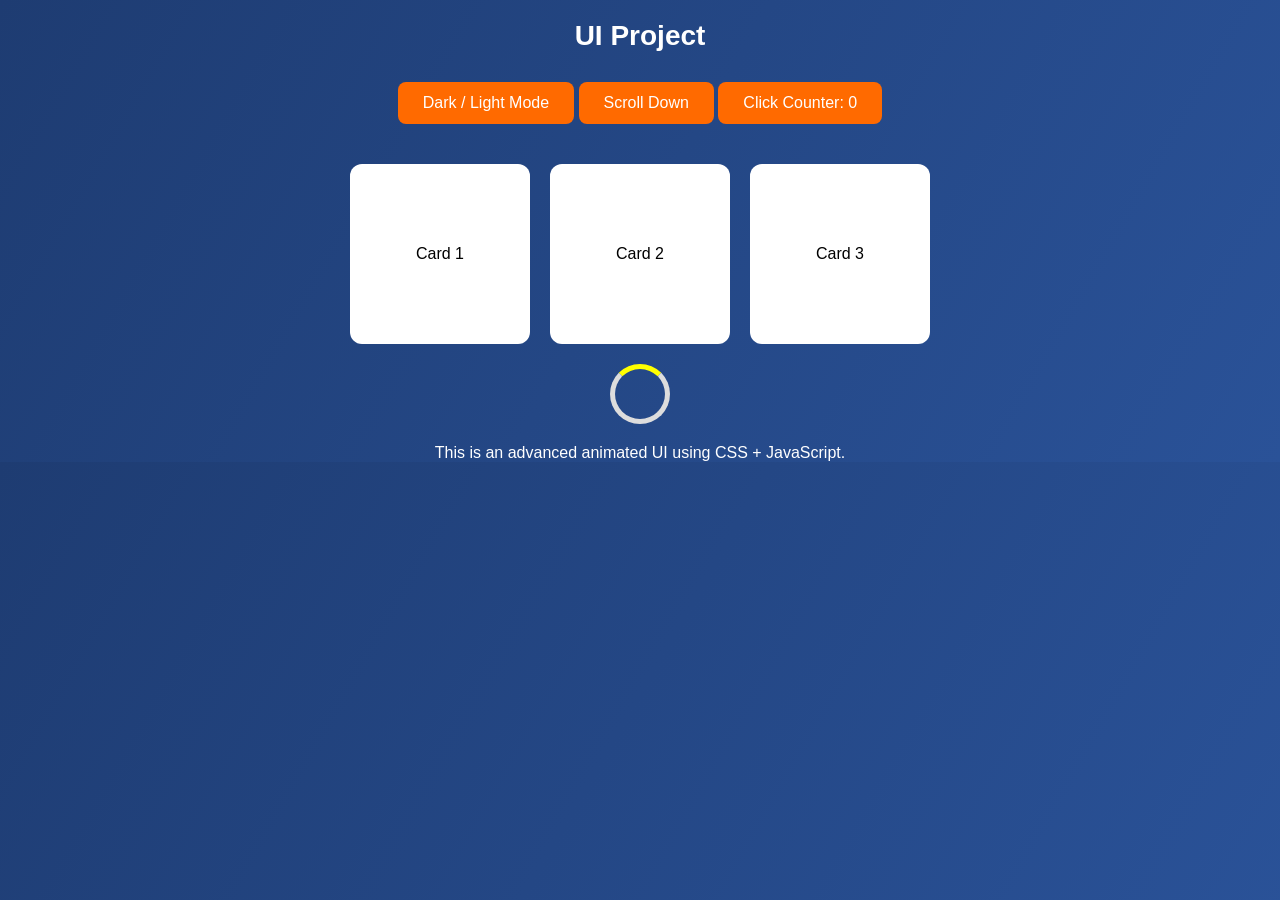
<file: Day_6/index.html>
<!DOCTYPE html>
<html lang="en">
<head>
<meta charset="UTF-8">
<title><Data>DOCUMENT</Data></title>
<link rel="stylesheet" href="style.css">
</head>
<body>
<header>UI Project</header>
<!-- BUTTON 1  START-->
<div class="topbar">
  <button class="btn" onclick="toggleMode()">Dark / Light Mode</button>
  <button class="btn" onclick="scrollDown()">Scroll Down</button>
  <button class="btn" onclick="increaseCounter()">Click Counter: <span id="count">0</span></button>
</div>
<!-- BUTTON 1 END-->
<!-- BUTTON  2 START-->
<div class="container">
  <div class="card" onclick="openPopup('Card 1 Clicked')">Card 1</div>
  <div class="card" onclick="openPopup('Card 2 Clicked')">Card 2</div>
  <div class="card" onclick="openPopup('Card 3 Clicked')">Card 3</div>
</div>
<!-- BUTTON 2 END-->
<div class="loader"></div>
<!-- BUTTON START-->
<div class="fade-text">
  This is an advanced animated UI using CSS + JavaScript.
</div>
</div>
<!-- BUTTON END-->


<div class="popup" id="popup"></div>
</body>
<script src="script.js"></script>
</html>
</file>
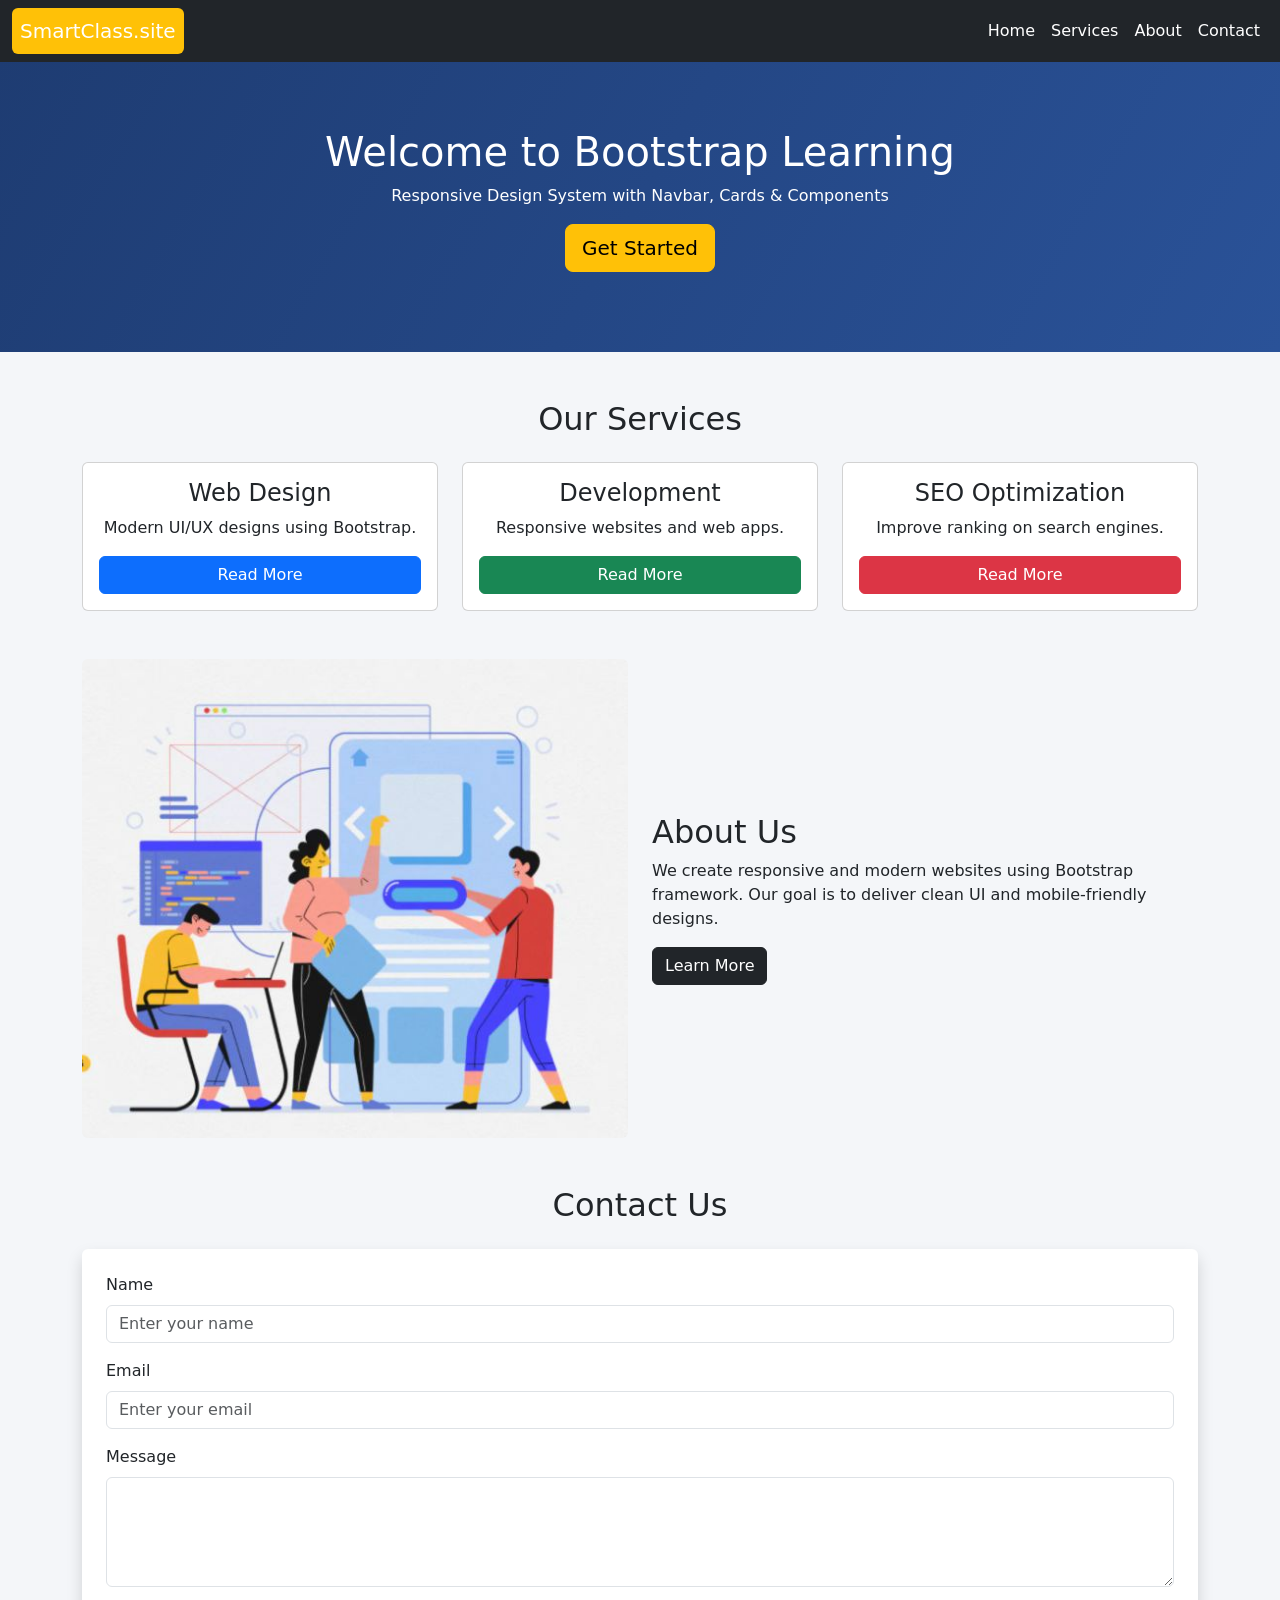
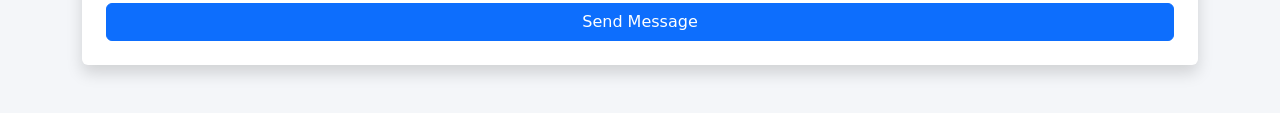
<file: Day_7/index.html>
<!DOCTYPE html>
<html lang="en">
<head>
<meta charset="UTF-8">
<meta name="viewport" content="width=device-width, initial-scale=1.0">
<title>Bootstrap UI Assignment</title>

<!-- BOOTSTRAP CDN -->
<link href="https://cdn.jsdelivr.net/npm/bootstrap@5.3.3/dist/css/bootstrap.min.css" rel="stylesheet">
<link rel="stylesheet" href="style.css">

</head>

<body>

<!-- ================= NAVBAR ================= -->
<nav class="navbar navbar-expand-lg navbar-dark bg-dark fixed-top">
  <div class="container-fluid">
    <a class="navbar-brand bg-warning rounded p-2" href="#">SmartClass.site</a>

    <button class="navbar-toggler" type="button" data-bs-toggle="collapse" data-bs-target="#navMenu">
      <span class="navbar-toggler-icon"></span>
    </button>

    <div class="collapse navbar-collapse" id="navMenu">
      <ul class="navbar-nav ms-auto">
        <li class="nav-item"><a class="nav-link active" href="#">Home</a></li>
        <li class="nav-item"><a class="nav-link active" href="#services">Services</a></li>
        <li class="nav-item"><a class="nav-link active " href="#about">About</a></li>
        <li class="nav-item"><a class="nav-link active " href="#contact">Contact</a></li>
      </ul>
    </div>
  </div>
</nav>

<!-- ================= HERO SECTION ================= -->
<section class="hero mt-5">
  <h1>Welcome to Bootstrap Learning</h1>
  <p>Responsive Design System with Navbar, Cards & Components</p>
  <button class="btn btn-warning btn-lg">Get Started</button>
</section>

<!-- ================= SERVICES SECTION ================= -->
<section id="services" class="container my-5">
  <h2 class="text-center mb-4">Our Services</h2>

  <div class="row g-4">

    <div class="col-md-4 col-sm-6">
      <div class="card p-3 text-center">
        <h4>Web Design</h4>
        <p>Modern UI/UX designs using Bootstrap.</p>
        <button class="btn btn-primary">Read More</button>
      </div>
    </div>

    <div class="col-md-4 col-sm-6">
      <div class="card p-3 text-center">
        <h4>Development</h4>
        <p>Responsive websites and web apps.</p>
        <button class="btn btn-success">Read More</button>
      </div>
    </div>

    <div class="col-md-4 col-sm-6">
      <div class="card p-3 text-center">
        <h4>SEO Optimization</h4>
        <p>Improve ranking on search engines.</p>
        <button class="btn btn-danger">Read More</button>
      </div>
    </div>

  </div>
</section>

<!-- ================= ABOUT SECTION ================= -->
<section id="about" class="container my-5">
  <div class="row align-items-center">

    <div class="col-md-6">
      <img src="main_group_pictutre.jpg" class="img-fluid rounded">
    </div>

    <div class="col-md-6">
      <h2>About Us</h2>
      <p>
        We create responsive and modern websites using Bootstrap framework.
        Our goal is to deliver clean UI and mobile-friendly designs.
      </p>
      <button class="btn btn-dark">Learn More</button>
    </div>

  </div>
</section>

<!-- ================= CONTACT SECTION ================= -->
<section id="contact" class="container my-5">
  <h2 class="text-center mb-4">Contact Us</h2>

  <form class="p-4 bg-white shadow rounded">

    <div class="mb-3">
      <label class="form-label">Name</label>
      <input type="text" class="form-control" placeholder="Enter your name">
    </div>

    <div class="mb-3">
      <label class="form-label">Email</label>
      <input type="email" class="form-control" placeholder="Enter your email">
    </div>

    <div class="mb-3">
      <label class="form-label">Message</label>
      <textarea class="form-control" rows="4"></textarea>
    </div>

    <button class="btn btn-primary w-100">Send Message</button>

  </form>
</section>


<!-- BOOTSTRAP JS -->
<script src="https://cdn.jsdelivr.net/npm/bootstrap@5.3.3/dist/js/bootstrap.bundle.min.js"></script>

</body>
</html>
</file>
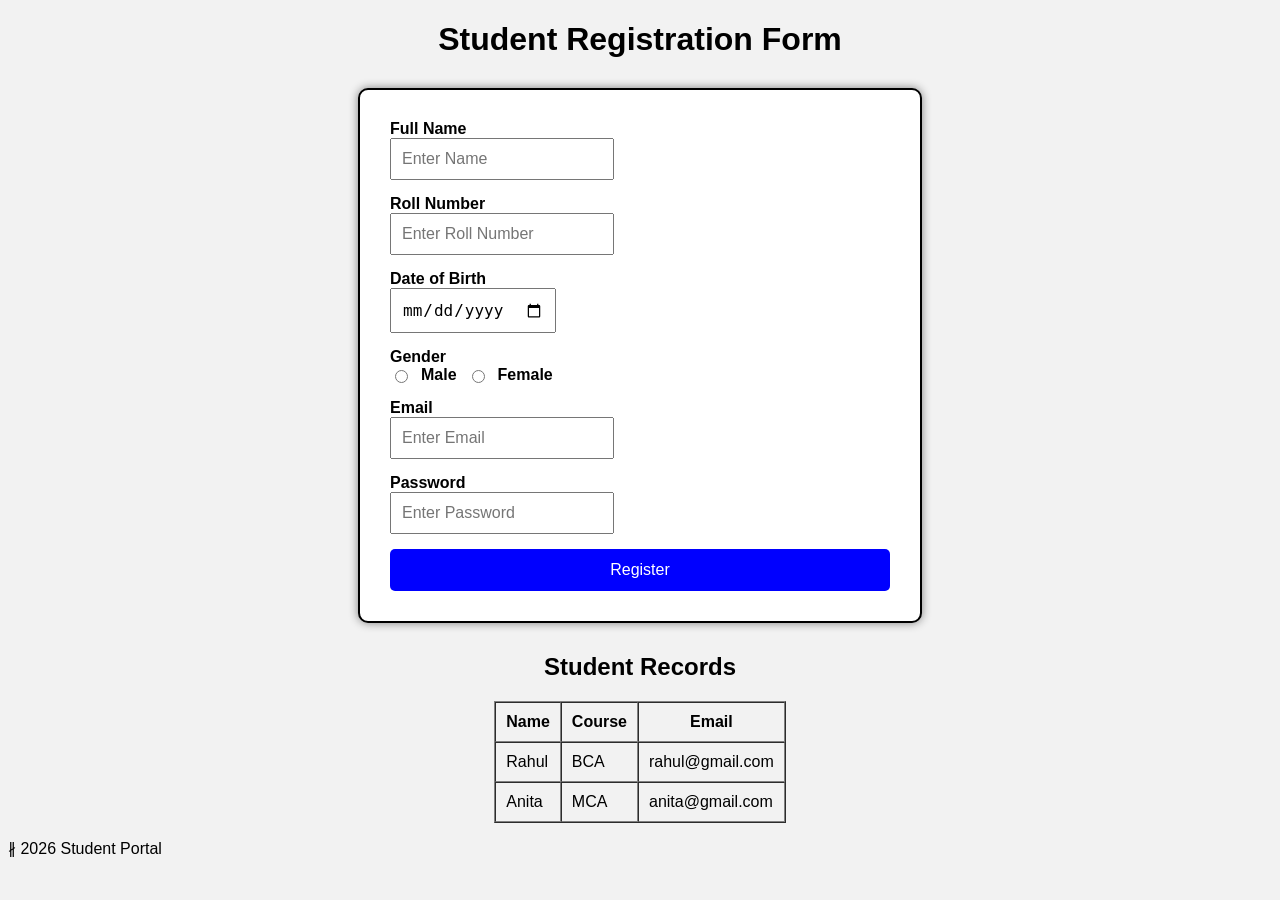
<file: Assignment_ASD/Day-2.html>
<!-- Day-2 : HTML Forms, Tables, Semantic Tags, Build Student Registration Forms -->
       <!dOCTYPE html>
     <html lang="en">
     <head>
    <meta charset="UTF-8">
    <meta name="viewport" content="width=device-width, initial-scale=1.0">
    <title>Student Registration Form</title>
</head>
<body>
    <header>
        <h1>Student Registration Form</h1>
    </header>
    <section>
        <form action="#" method="get">
            <div>
                <label for="fullname">Full Name</label><br>
                <input type="text" required  id="fullname" name="fullname" placeholder="Enter Name" required>
            </div>
            <div>
                <label for="rollno">Roll Number</label><br>
                <input type="text" required id="rollno" name="rollno" placeholder="Enter Roll Number" required>
            </div>
            <div>
                <label for="dob">Date of Birth</label><br>
                <input type="date"required id="dob" name="dob" required>
            </div>
            <div>
                <label>Gender</label>
                <div class="gender">
                    <input type="radio" required id="male" name="gender">
                    <label for="male">Male</label>
                    <input type="radio" id="female" name="gender">
                    <label for="female">Female</label>
                </div>
            </div>
            <div>
                <label for="email">Email</label><br>
                <input type="email" id="email" name="email" placeholder="Enter Email" required>
            </div>
            <div>
                <label for="password">Password</label><br>
                <input type="password" id="password" name="password" placeholder="Enter Password" required>
            </div>
            <button type="submit" onclick="check()">Register</button>
        </form>
    </section>
    <script>
        function check(){
        alert("Registration Done Successfully ");
        }
    </script>
   <h2>Student Records</h2>
<table border="1" cellpadding="10" cellspacing="0" align="center">
    <tr>
        <th>Name</th>
        <th>Course</th>
        <th>Email</th>
    </tr>
    <tr>
        <td>Rahul</td>
        <td>BCA</td>
        <td>rahul@gmail.com</td>
    </tr>
    <tr>
        <td>Anita</td>
        <td>MCA</td>
        <td>anita@gmail.com</td>
    </tr>
</table>
<footer>
    <p>&nparallel; 2026 Student Portal</p>
</footer>

</body>
<style>

        body{
            font-family: Arial, sans-serif;
            background-color: #f2f2f2;
        }
        header{
            text-align: center;
            margin-top: 20px;
        }
        section{
            width: 500px;
            margin: 30px auto;
            background-color: white;
            padding: 30px;
            border: 2px solid black;
            border-radius: 10px;
            box-shadow: 0px 0px 10px gray;
        }

        form{
            display: flex;
            flex-direction: column;
            gap: 15px;
        }

        label{
            font-weight: bold;
        }

        input{
            padding: 10px;
            font-size: 16px;
        }

        .gender{
            display: flex;
            align-items: center;
            gap: 10px;
        }

        button{
            background-color: blue;
            color: white;
            border: none;
            padding: 12px;
            font-size: 16px;
            border-radius: 5px;
            cursor: pointer;
        }

        button:hover{
            background-color: darkblue;
        }
        h2{
            text-align: center;
        }
       
    </style>
</html>
</file>
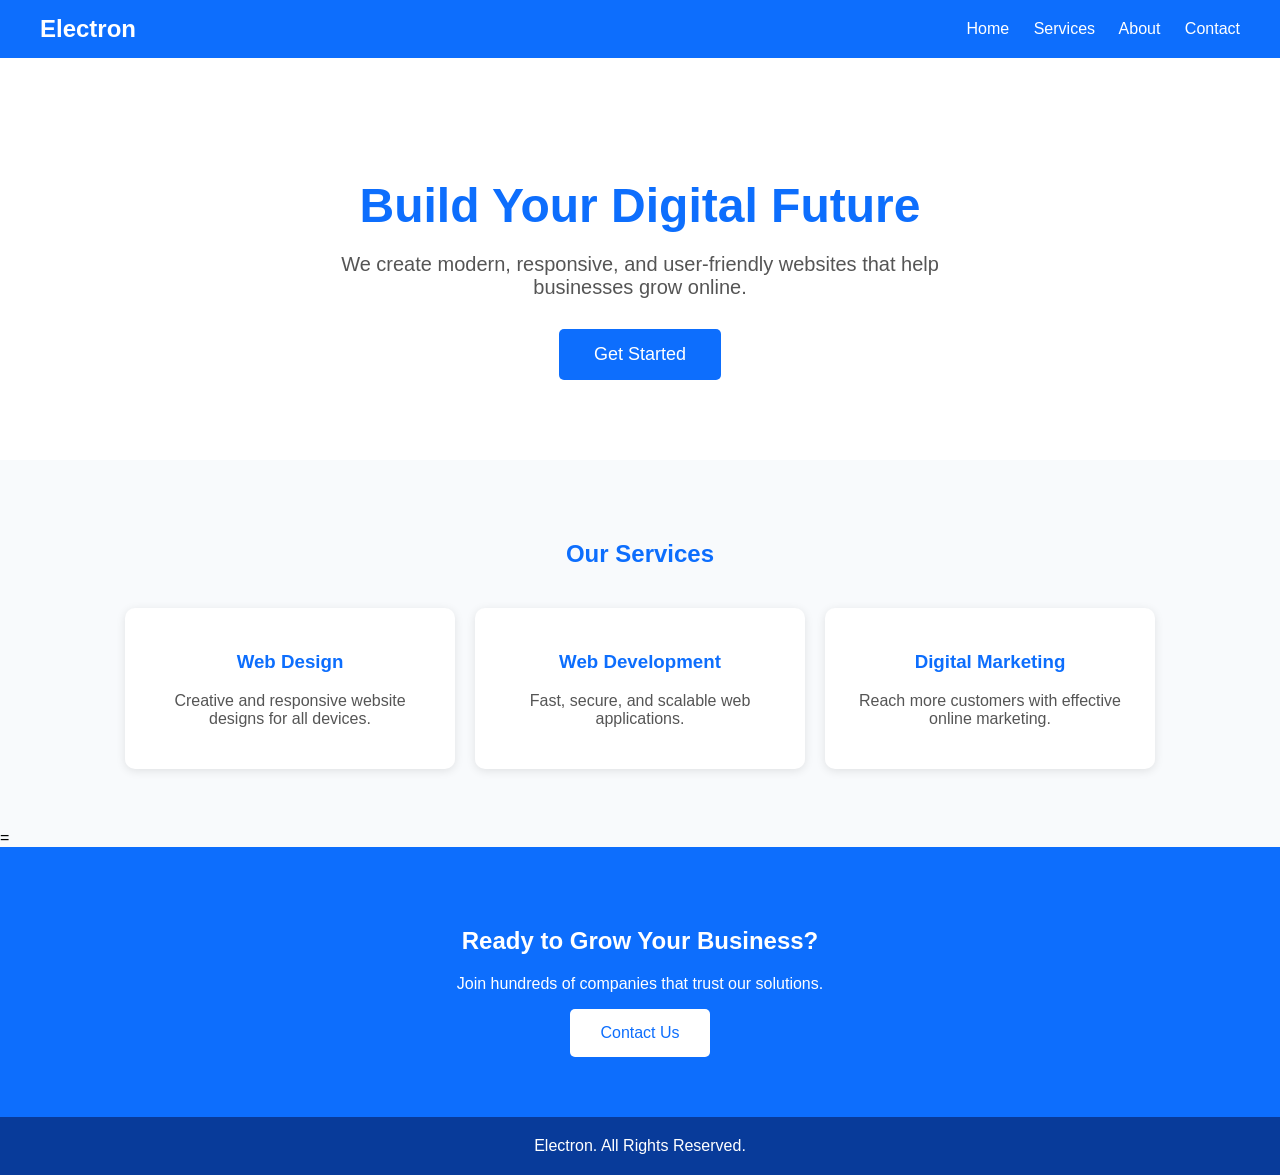
<file: Assignment_ASD/Day-4.html>
<!DOCTYPE html>
<html lang="en">
<head>
    <meta charset="UTF-8">
    <meta name="viewport" content="width=device-width, initial-scale=1.0">
    <title>Landing Page</title>
</head>
<body style="margin:0; font-family:Arial, sans-serif; background-color:#f8fafc;">
    <!-- Nav bar start -->
    <nav style="background-color:#0d6efd;color:white;padding:15px 40px; display:flex;justify-content:space-between; align-items:center;">
        <h2 style="margin:0;">Electron</h2>
        <div>
            <a href="#" style="color:white; text-decoration:none; margin-right:20px;">Home</a>
            <a href="#" style="color:white; text-decoration:none; margin-right:20px;">Services</a>
            <a href="#" style="color:white; text-decoration:none; margin-right:20px;">About</a>
            <a href="#" style="color:white; text-decoration:none;">Contact</a>
        </div>
    </nav>
    <!-- Nav bar end -->
     <!-- section start -->
    <section style="text-align:center;padding:80px 20px;background-color:white;">

        <h1 style="
            font-size:48px;
            color:#0d6efd;
            margin-bottom:20px;">
            Build Your Digital Future
        </h1>

        <p style="
            font-size:20px;
            color:#555;
            max-width:700px;
            margin:auto;">
            We create modern, responsive, and user-friendly websites
            that help businesses grow online.
        </p>

        <button style="
            margin-top:30px;
            background-color:#0d6efd;
            color:white;
            border:none;
            padding:15px 35px;
            font-size:18px;
            border-radius:5px;
            cursor:pointer;">
            Get Started
        </button>
    </section>
   <!-- section end -->
    <!-- Services Section  Start -->
    <section style="padding:60px 20px;text-align:center;">
        <h2 style="color:#0d6efd; margin-bottom:40px;"> Our Services</h2>
        <div style=" display:flex; justify-content:center; gap:20px; flex-wrap:wrap;">
            <!-- Card 1 start -->
            <div style="background:white; width:280px; padding:25px; border-radius:10px; box-shadow:0px 2px 10px rgba(0,0,0,0.1);">
                <h3 style="color:#0d6efd;">Web Design</h3>
                <p style="color:#555;">
                    Creative and responsive website designs for all devices.
                </p>
            </div>
            <!-- Card 2 start -->
            <div style="background:white; width:280px;  padding:25px;  border-radius:10px;  box-shadow:0px 2px 10px rgba(0,0,0,0.1);">
                <h3 style="color:#0d6efd;">Web Development</h3>
                <p style="color:#555;">
                    Fast, secure, and scalable web applications.
                </p>
            </div>
            <!-- Card 3 start  -->
            <div style="  background:white;  width:280px;  padding:25px;  border-radius:10px;  box-shadow:0px 2px 10px rgba(0,0,0,0.1);">
                <h3 style="color:#0d6efd;">Digital Marketing</h3>
                <p style="color:#555;">
                    Reach more customers with effective online marketing.
                </p>
            </div>
        </div>
    </section>=
    <!-- Call To Action -->
    <section style="
        background-color:#0d6efd;color:white; text-align:center;  padding:60px 20px;">
        <h2>Ready to Grow Your Business?</h2>
        <p>
            Join hundreds of companies that trust our solutions.
        </p>
        <button style="
            background:white;
            color:#0d6efd;
            border:none;
            padding:15px 30px;
            font-size:16px;
            border-radius:5px;
            cursor:pointer;">
            Contact Us
        </button>
    </section>
    <!-- Footer -->
    <footer style="
        background-color:#083b9a;
        color:white;
        text-align:center;
        padding:20px;">
        
        <p style="margin:0;">
            Electron. All Rights Reserved.
        </p>
    </footer>
</body>
</html>
</file>
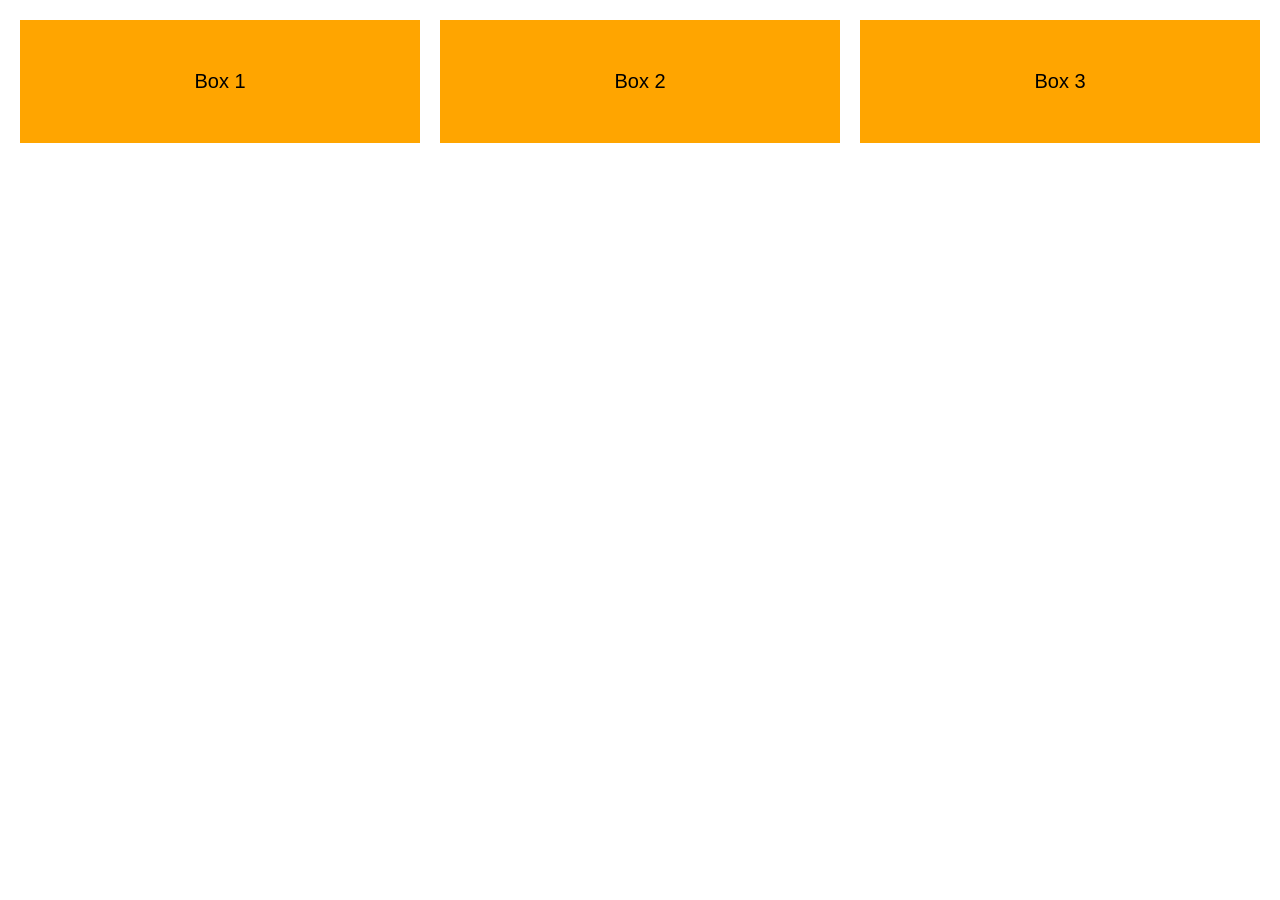
<file: Assignment_ASD/Day-5.html>
<!DOCTYPE html>
<html lang="en">
<head>
    <title>Responsive Layout</title>
    <link rel="stylesheet" href="css/style5.css">
</head>
<body>

<div class="container">

    <div class="box">Box 1</div>
    <div class="box">Box 2</div>
    <div class="box">Box 3</div>

</div>

</body>
</html>
</file>
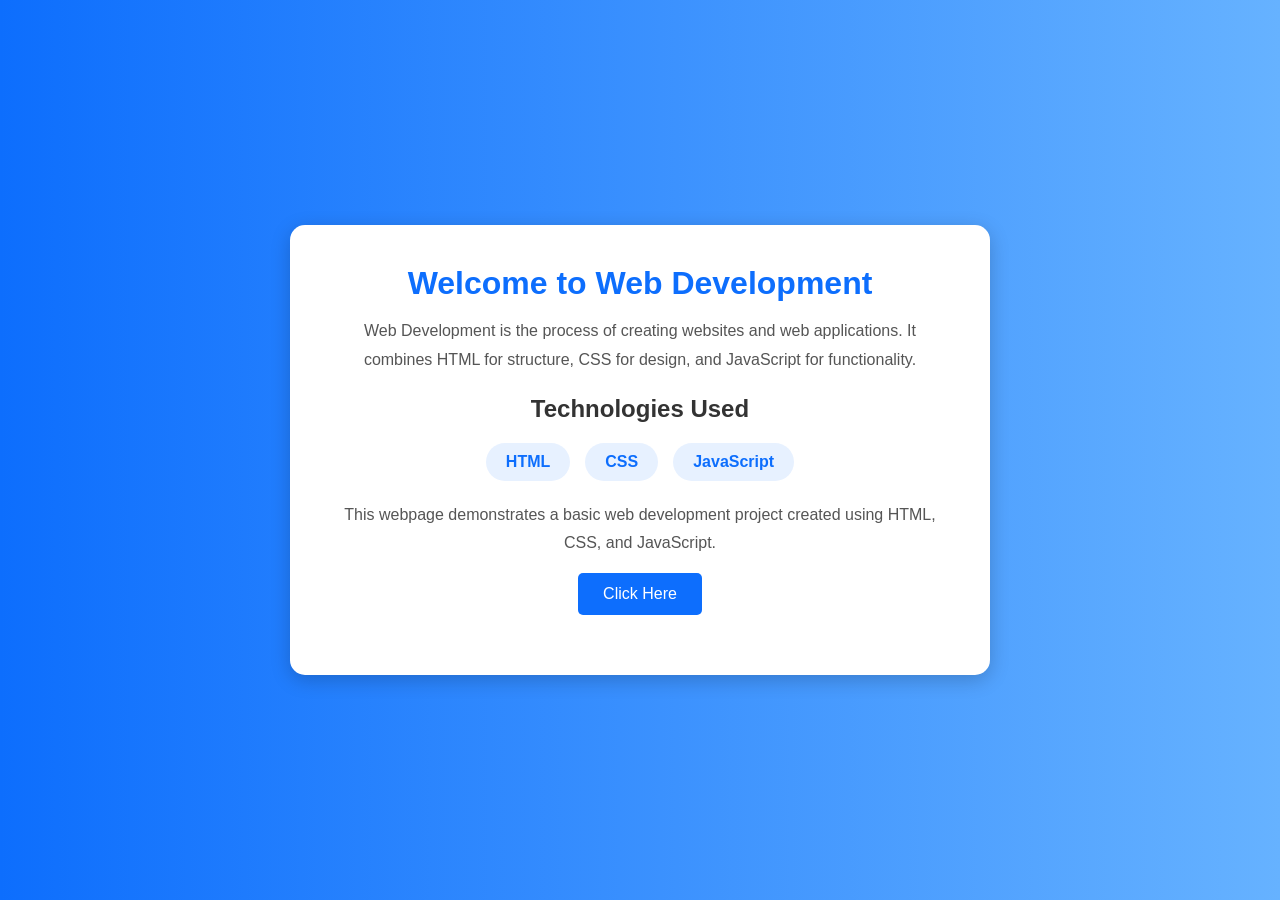
<file: Day_1/Day-1.html>
<!DOCTYPE html>
<html lang="en">

<head>
    <meta charset="UTF-8">
    <meta name="viewport" content="width=device-width, initial-scale=1.0">
    <title>Introduction to Web Development</title>
    <link rel="stylesheet" href="style.css">
   
</head>

<body>

    <div class="container">

        <h1>Welcome to Web Development</h1>

        <p>
            Web Development is the process of creating websites and web applications.
            It combines HTML for structure, CSS for design, and JavaScript for functionality.
        </p>

        <h2>Technologies Used</h2>

        <div class="skills">
            <div class="skill">HTML</div>
            <div class="skill">CSS</div>
            <div class="skill">JavaScript</div>
        </div>

        <p>
            This webpage demonstrates a basic web development project created using
            HTML, CSS, and JavaScript.
        </p>

        <button onclick="showMessage()">
            Click Here
        </button>

        <div id="message"></div>

     
    </div>

   
</body>

</html>
</file>
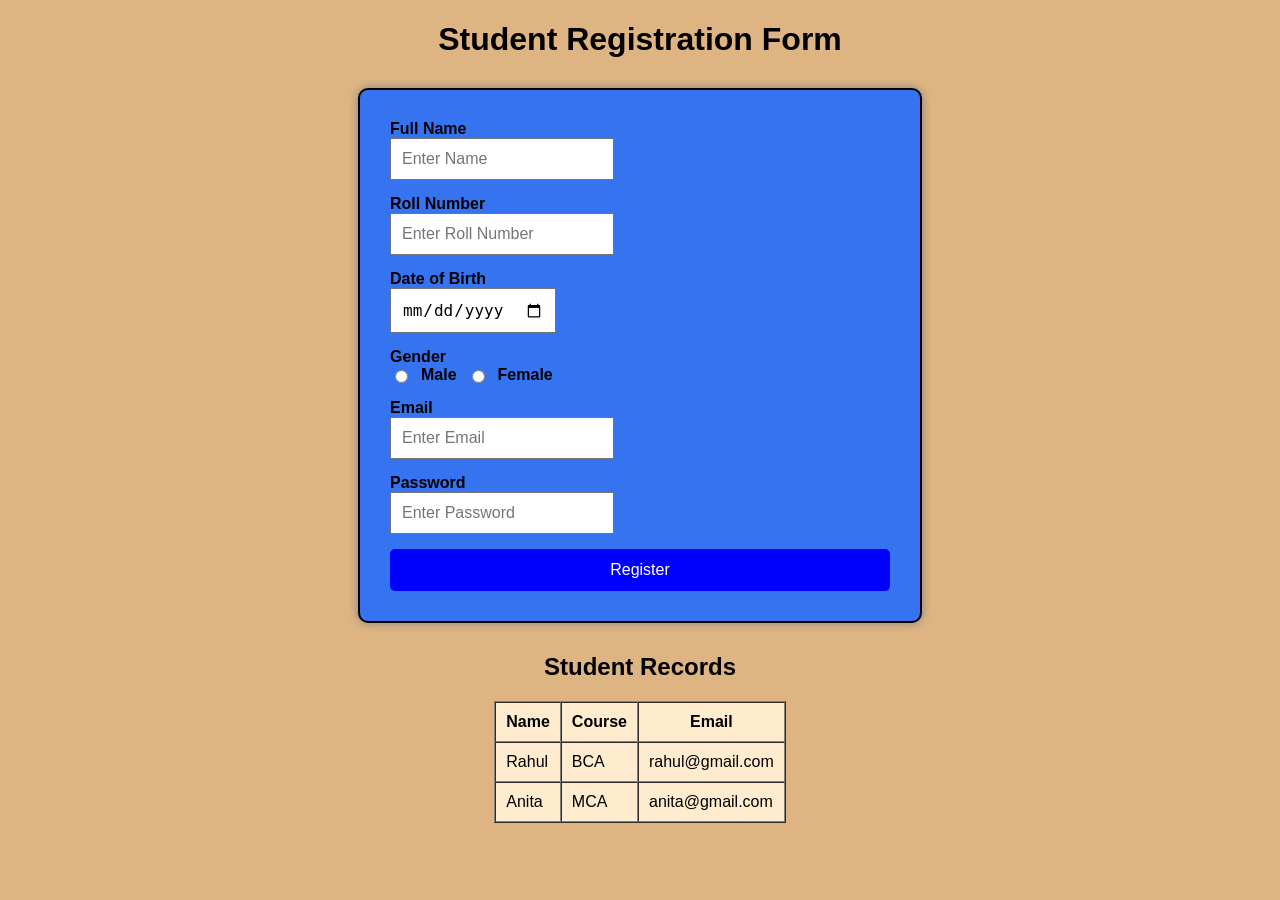
<file: Day_2/Day-2.html>
<!-- Day-2 : HTML Forms, Tables, Semantic Tags, Build Student Registration Forms -->
       <!dOCTYPE html>
     <html lang="en">
     <head>
    <meta charset="UTF-8">
    <meta name="viewport" content="width=device-width, initial-scale=1.0">
    <title>Student Registration Form</title>
    <link rel="stylesheet" href="style.css">
</head>
<body>
    <header>
        <h1>Student Registration Form</h1>
    </header>
    <section>
        <form action="#" method="get">
            <div>
                <label for="fullname">Full Name</label><br>
                <input type="text" required  id="fullname" name="fullname" placeholder="Enter Name" required>
            </div>
            <div>
                <label for="rollno">Roll Number</label><br>
                <input type="text" required id="rollno" name="rollno" placeholder="Enter Roll Number" required>
            </div>
            <div>
                <label for="dob">Date of Birth</label><br>
                <input type="date"required id="dob" name="dob" required>
            </div>
            <div>
                <label>Gender</label>
                <div class="gender">
                    <input type="radio" required id="male" name="gender">
                    <label for="male">Male</label>
                    <input type="radio" id="female" name="gender">
                    <label for="female">Female</label>
                </div>
            </div>
            <div>
                <label for="email">Email</label><br>
                <input type="email" id="email" name="email" placeholder="Enter Email" required>
            </div>
            <div>
                <label for="password">Password</label><br>
                <input type="password" id="password" name="password" placeholder="Enter Password" required>
            </div>
            <button type="submit" onclick="check()">Register</button>
        </form>
    </section>
    <script>
        function check(){
        alert("Registration Done Successfully ");
        }
    </script>
   <h2>Student Records</h2>
<table border="1" cellpadding="10" cellspacing="0" align="center">
    <tr>
        <th>Name</th>
        <th>Course</th>
        <th>Email</th>
    </tr>
    <tr>
        <td>Rahul</td>
        <td>BCA</td>
        <td>rahul@gmail.com</td>
    </tr>
    <tr>
        <td>Anita</td>
        <td>MCA</td>
        <td>anita@gmail.com</td>
    </tr>
</table>

</body>
</html>
</file>
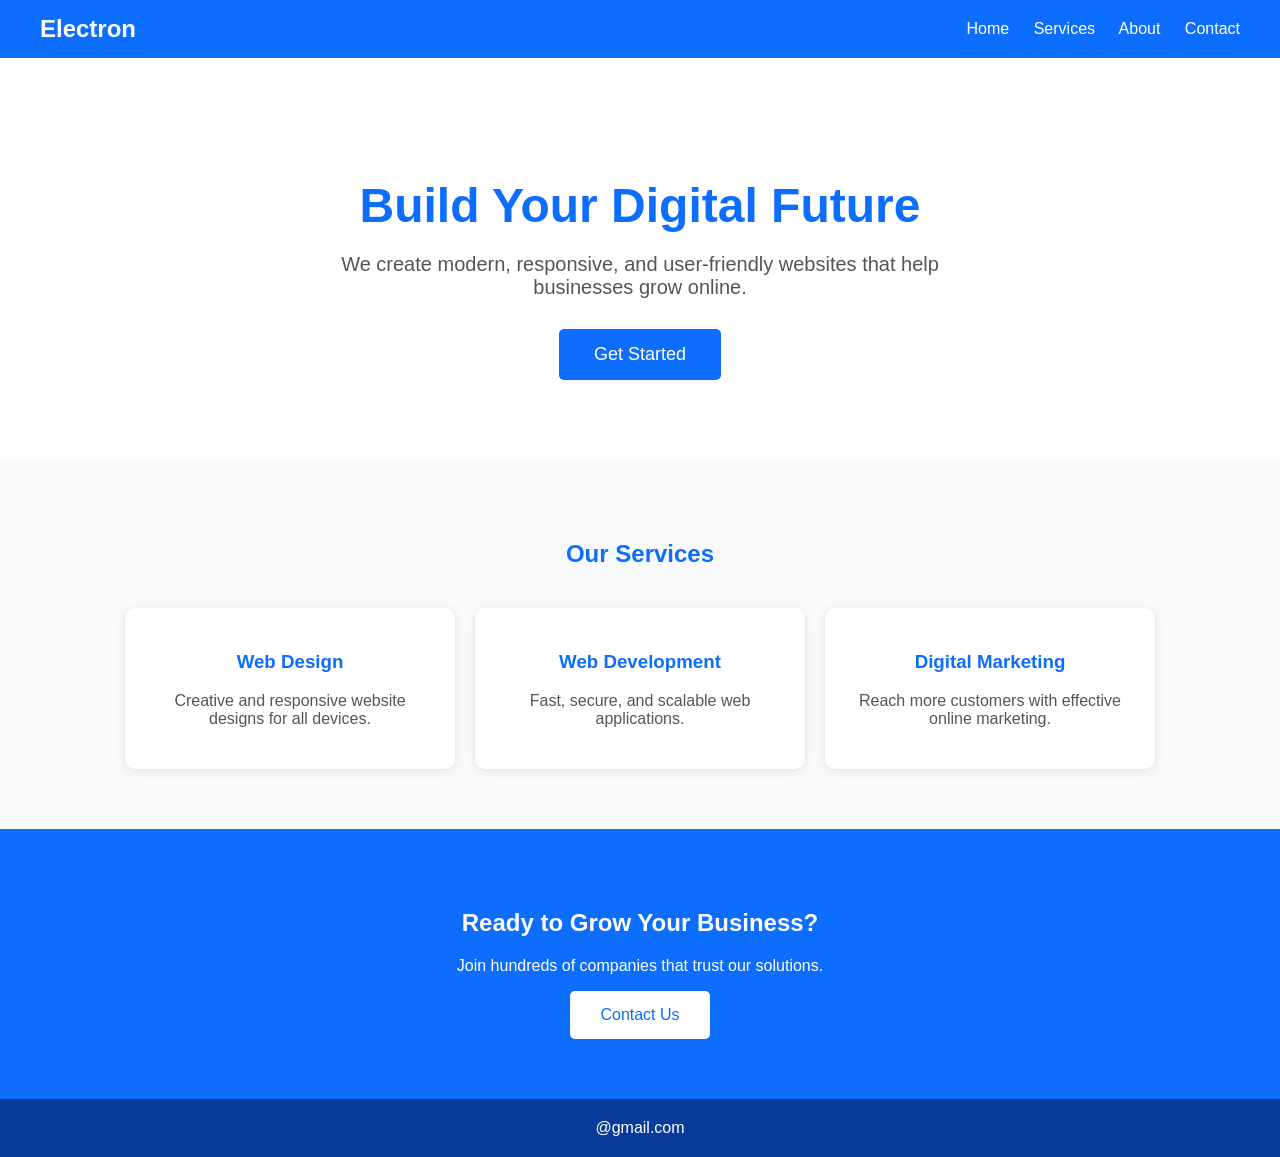
<file: Day_4/Day-4.html>
<!DOCTYPE html>
<html lang="en">
<head>
    <meta charset="UTF-8">
    <meta name="viewport" content="width=device-width, initial-scale=1.0">
    <title>Landing Page</title>
</head>
<body style="margin:0; font-family:Arial, sans-serif; background-color:#f8fafc;">
    <!-- Nav bar start -->
    <nav style="background-color:#0d6efd;color:white;padding:15px 40px; display:flex;justify-content:space-between; align-items:center;">
        <h2 style="margin:0;">Electron</h2>
        <div>
            <a href="#" style="color:white; text-decoration:none; margin-right:20px;">Home</a>
            <a href="#" style="color:white; text-decoration:none; margin-right:20px;">Services</a>
            <a href="#" style="color:white; text-decoration:none; margin-right:20px;">About</a>
            <a href="#" style="color:white; text-decoration:none;">Contact</a>
        </div>
    </nav>
    <!-- Nav bar end -->
     <!-- section start -->
    <section style="text-align:center;padding:80px 20px;background-color:white;">
        <h1 style="font-size:48px;color:#0d6efd;margin-bottom:20px;">
            Build Your Digital Future
        </h1>
        <p style="font-size:20px; color:#555;max-width:700px;margin:auto;">
            We create modern, responsive, and user-friendly websites
            that help businesses grow online.
        </p>
        <button style="margin-top:30px;background-color:#0d6efd; color:white;border:none;padding:15px 35px;font-size:18px;border-radius:5px;cursor:pointer;">
            Get Started
        </button>
    </section>
   <!-- section end -->
    <!-- Services Section  Start -->
    <section style="padding:60px 20px;text-align:center;">
        <h2 style="color:#0d6efd; margin-bottom:40px;"> Our Services</h2>
        <div style=" display:flex; justify-content:center; gap:20px; flex-wrap:wrap;">
            <!-- Card 1 start -->
            <div style="background:white; width:280px; padding:25px; border-radius:10px; box-shadow:0px 2px 10px rgba(0,0,0,0.1);">
                <h3 style="color:#0d6efd;">Web Design</h3>
                <p style="color:#555;">
                    Creative and responsive website designs for all devices.
                </p>
            </div>
            <!-- end  -->
            <!-- Card 2 start -->
            <div style="background:white; width:280px;  padding:25px;  border-radius:10px;  box-shadow:0px 2px 10px rgba(0,0,0,0.1);">
                <h3 style="color:#0d6efd;">Web Development</h3>
                <p style="color:#555;">
                    Fast, secure, and scalable web applications.
                </p>
            </div>
            <!-- end  -->
            <!-- Card 3 start  -->
            <div style="  background:white;  width:280px;  padding:25px;  border-radius:10px;  box-shadow:0px 2px 10px rgba(0,0,0,0.1);">
                <h3 style="color:#0d6efd;">Digital Marketing</h3>
                <p style="color:#555;">
                    Reach more customers with effective online marketing.
                </p>
            </div>
        </div>
    </section>
    <!-- end  -->
    <!-- Call To Action satrt -->
    <section style="
        background-color:#0d6efd;color:white; text-align:center;  padding:60px 20px;">
        <h2>Ready to Grow Your Business?</h2>
        <p>
        Join hundreds of companies that trust our solutions.
        </p>
        <button style="background:white; color:#0d6efd;border:none; padding:15px 30px;font-size:16px; border-radius:5px;cursor:pointer;">Contact Us
        </button>
    </section>
    <!-- Footer -->
    <footer style="background-color:#083b9a; color:white;text-align:center; padding:20px;">
    <p style="margin:0;">
            @gmail.com 
        </p>
    </footer>
    <!-- end  -->
</body>
</html>
</file>
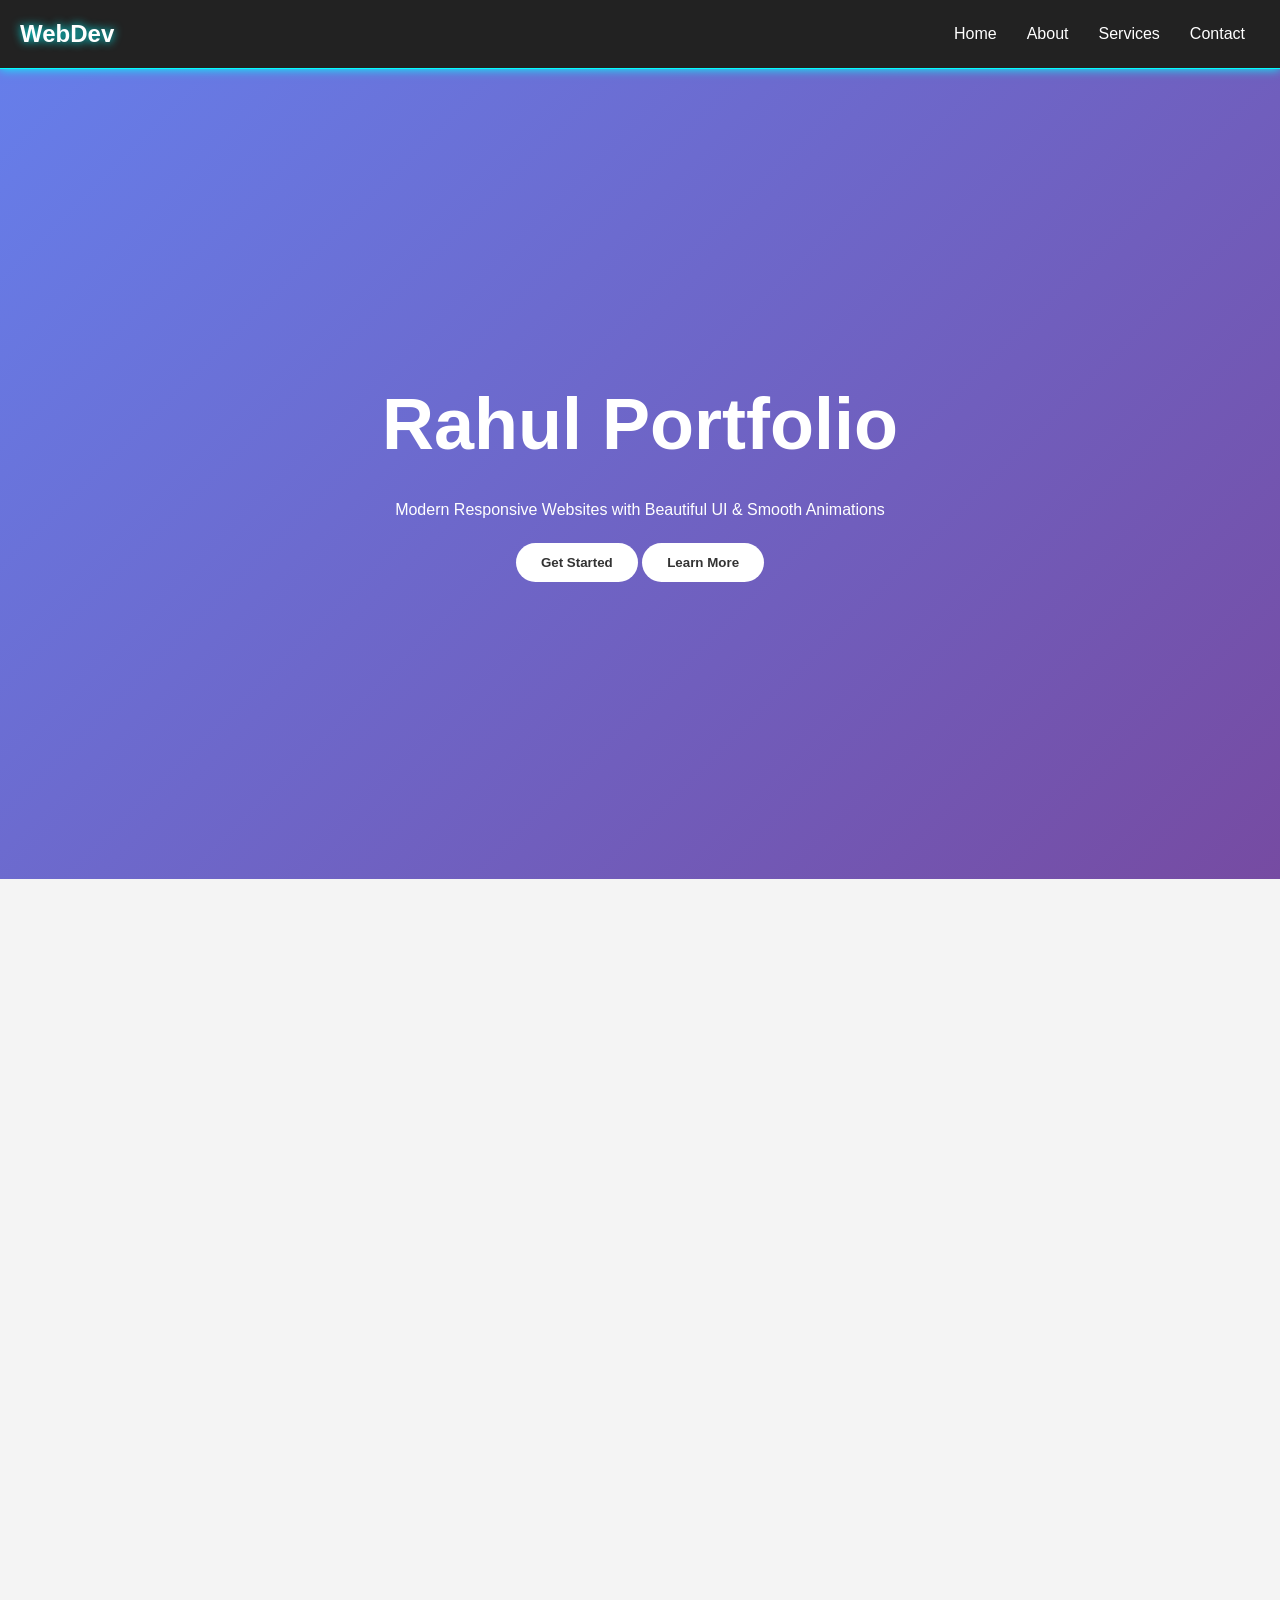
<file: Day_5/Day-5.html>
<!DOCTYPE html>
<html lang="en">
<head>
<meta charset="UTF-8">
<meta name="viewport" content="width=device-width, initial-scale=1.0">
<title>Responsive Mobile First Website</title>
<link rel="stylesheet" href="style5.css">
</head>
<body>
<header>
    <!-- nav start -->
    <nav class="navbar">
        <div class="logo">
            WebDev
        </div>
        <div class="menu-btn" id="menuBtn">
            ☰
        </div>
        <div class="nav-links" id="navMenu">
            <a href="#home">Home</a>
            <a href="#about">About</a>
            <a href="#services">Services</a>
            <a href="#contact">Contact</a>
        </div>
    </nav>
</header>

<!-- HERO start  -->
<section class="hero" id="home">
<div class="hero-content">
        <h1 class="glow-text">
            Rahul Portfolio
        </h1>
        <p>
            Modern Responsive Websites with
            Beautiful UI & Smooth Animations
        </p>
        <div class="hero-buttons">
            <button class="btn neon-btn">
                Get Started
            </button>
            <button class="btn outline-btn">
                Learn More
            </button>
        </div>
    </div>
</section>
<!-- ABOUT start  -->
<section class="about reveal" id="about">
    <h2>About Us</h2>
    <p>
        We create beautiful responsive websites,
        web applications and digital experiences
        that help businesses grow online.
    </p>
</section>
<!-- SERVICES  start -->

<section class="services reveal" id="services">
    <h2>Our Services</h2>
    <div class="card-container">
        <div class="card">
            <h3>Web Design</h3>
            <p>
                Beautiful and responsive website
                designs for all devices.
            </p>
        </div>
        <div class="card">
            <h3>Development</h3>
            <p>
                Fast and scalable web applications
                built using modern technologies.
            </p>
        </div>
        <div class="card">
            <h3>Digital Marketing</h3>
            <p>
                Grow your business online and
                increase customer engagement.
            </p>
        </div>
    </div>
</section>

<!-- CONTACT  start  -->

<section class="contact reveal" id="contact">
    <h2>Contact Us</h2>
    <form>
        <input type="text" placeholder="Your Name">

        <input type="email" placeholder="Email Address">

        <textarea placeholder="Message"></textarea>
        <button type="submit" class="btn">
            Send Message
        </button>
    </form>
</section>
</body>
</html>
</file>
<file: Day_6/style.css>
body {
  margin: 0;
  font-family: Arial, sans-serif;
  background: linear-gradient(120deg, #1e3c72, #2a5298);
  color: white;
  text-align: center;
  transition: 0.5s;
}

/* DARK MODE */
body.dark {
  background: #111;
  color: #fff;
}

/* HEADER */
header {
  padding: 20px;
  font-size: 28px;
  font-weight: bold;
  animation: fadeDown 1.5s ease;
}

@keyframes fadeDown {
  from { opacity: 0; transform: translateY(-50px); }
  to { opacity: 1; transform: translateY(0); }
}

/* BUTTON */
.btn {
  padding: 12px 25px;
  font-size: 16px;
  border: none;
  border-radius: 8px;
  background: #ff6a00;
  color: white;
  cursor: pointer;
  transition: 0.4s;
}

.btn:hover {
  transform: scale(1.1);
  background: #ffcc00;
  color: black;
}

/* CONTAINER */
.container {
  display: flex;
  justify-content: center;
  gap: 20px;
  flex-wrap: wrap;
  margin-top: 30px;
}

/* CARD */
.card {
  width: 180px;
  height: 180px;
  background: white;
  color: black;
  display: flex;
  align-items: center;
  justify-content: center;
  border-radius: 12px;
  cursor: pointer;
  transition: 0.3s;
}

.card:hover {
  transform: translateY(-10px) rotate(2deg);
}

/* LOADER */
.loader {
  width: 50px;
  height: 50px;
  border: 5px solid #ddd;
  border-top: 5px solid yellow;
  border-radius: 50%;
  animation: spin 1s linear infinite;
  margin: 20px auto;
}

@keyframes spin {
  100% { transform: rotate(360deg); }
}


.fade-text {
  opacity: 0;
  animation: fadeIn 3s forwards;
}

@keyframes fadeIn {
  to { opacity: 1; }
}


.topbar {
  padding: 10px;
}

/* POPUP */
.popup {
  position: fixed;
  top: 50%;
  left: 50%;
  transform: translate(-50%, -50%);
  background: white;
  color: black;
  padding: 20px;
  border-radius: 10px;
  display: none;
}
</file>
<file: Day_7/style.css>
body {
  background: #f4f6f9;
}

/* HERO SECTION */
.hero {
  background: linear-gradient(120deg, #1e3c72, #2a5298);
  color: white;
  padding: 80px 20px;
  text-align: center;
}

/* CARD HOVER EFFECT */
.card:hover {
  transform: translateY(-10px);
  transition: 0.3s;
  box-shadow: 0 10px 20px rgba(0,0,0,0.2);
}

/* FOOTER */
footer {
  background: #212529;
  color: white;
  padding: 20px;
  text-align: center;
  margin-top: 40px;
}
</file>
<file: Assignment_ASD/css/style5.css>
body{
    margin:0;
    font-family:Arial;
}

.container{
    display:flex;
    gap:20px;
    padding:20px;
}

.box{
    flex:1;
    background:orange;
    padding:50px;
    text-align:center;
    font-size:20px;
}

/* Mobile View */

@media(max-width:768px){

    .container{
        flex-direction:column;
    }

    .box{
        background:lightgreen;
    }

}
</file>
<file: Day_1/style.css>
* {
            margin: 0;
            padding: 0;
            box-sizing: border-box;
        }

        body {
            font-family: Arial, sans-serif;
            background: linear-gradient(to right, #0d6efd, #66b2ff);
            min-height: 100vh;
            display: flex;
            justify-content: center;
            align-items: center;
        }

        .container {
            width: 90%;
            max-width: 700px;
            background-color: white;
            padding: 40px;
            border-radius: 15px;
            text-align: center;
            box-shadow: 0px 5px 20px rgba(0, 0, 0, 0.2);
        }

        h1 {
            color: #0d6efd;
            margin-bottom: 15px;
        }

        h2 {
            color: #333;
            margin-top: 20px;
            margin-bottom: 10px;
        }

        p {
            color: #555;
            line-height: 1.8;
            margin-bottom: 15px;
        }

        .skills {
            display: flex;
            justify-content: center;
            gap: 15px;
            flex-wrap: wrap;
            margin: 20px 0;
        }

        .skill {
            background-color: #e7f1ff;
            color: #0d6efd;
            padding: 10px 20px;
            border-radius: 20px;
            font-weight: bold;
        }

        button {
            background-color: #0d6efd;
            color: white;
            border: none;
            padding: 12px 25px;
            font-size: 16px;
            border-radius: 5px;
            cursor: pointer;
        }

        button:hover {
            background-color: #084ec1;
        }

        #message {
            margin-top: 20px;
            font-size: 18px;
            font-weight: bold;
            color: green;
        }

        footer {
            margin-top: 30px;
            color: #777;
            font-size: 14px;
        }

        @media (max-width: 600px) {
            .container {
                padding: 25px;
            }

            h1 {
                font-size: 28px;
            }
        }
</file>
<file: Day_2/style.css>
body{
        font-family: Arial, sans-serif;
            background-color: #d0954db3;
        }
        header{
            text-align: center;
            margin-top: 20px;
        }
        section{
            width: 500px;
            margin: 30px auto;
            background-color: rgb(53, 115, 240);
            padding: 30px;
            border: 2px solid black;
            border-radius: 10px;
            box-shadow: 0px 0px 10px gray;
        }
        form{
            display: flex;
            flex-direction: column;
            gap: 15px;
        }
        label{
            font-weight: bold;
        }
        input{
            padding: 10px;
            font-size: 16px;
        }
        .gender{
            display: flex;
            align-items: center;
            gap: 10px;
        }
        button{
            background-color: blue;
            color: white;
            border: none;
            padding: 12px;
            font-size: 16px;
            border-radius: 5px;
            cursor: pointer;
        }
        button:hover{
            background-color: darkblue;
        }
        h2{
            text-align: center;
        }
        table{
             background-color: blanchedalmond;
        }
</file>
<file: Day_5/style5.css>
/* RESET */

*{
    margin:0;
    padding:0;
    box-sizing:border-box;
}

html{
    scroll-behavior:smooth;
}

body{
    font-family:Arial, Helvetica, sans-serif;
    background:#f4f4f4;
    color:#333;
    line-height:1.6;
}
header{
    background:#111;
    border-bottom:1px solid #00ffff;
    box-shadow:0 0 10px #00ffff;
}
.logo{
    color:#00ffff;
    text-shadow:0 0 10px #00ffff;
}

.nav-links a{
    color:white;
}

.nav-links a:hover{
    color:#00ffff;
    text-shadow:0 0 10px #00ffff;
}

/* NAVBAR */

header{
    background:#222;
    position:sticky;
    top:0;
    z-index:1000;
}

.navbar{
    display:flex;
    justify-content:space-between;
    align-items:center;
    padding:15px 20px;
}

.logo{
    color:white;
    font-size:1.5rem;
    font-weight:bold;
}

.menu-btn{
    color:white;
    font-size:2rem;
    cursor:pointer;
}

/* MOBILE MENU */

.nav-links{
    position:absolute;
    top:100%;
    left:0;
    width:100%;
    background:#333;

    display:flex;
    flex-direction:column;

    max-height:0;
    overflow:hidden;

    transition:max-height .4s ease;
}

.nav-links.active{
    max-height:300px;
}

.nav-links a{
    color:white;
    text-decoration:none;
    padding:15px;
    border-top:1px solid rgba(255,255,255,.1);
}

.nav-links a:hover{
    background:#444;
}

/* HERO */

.hero{
    min-height:90vh;

    display:flex;
    justify-content:center;
    align-items:center;

    text-align:center;

    padding:20px;

    background:linear-gradient(
    135deg,
    #667eea,
    #764ba2
    );

    color:white;
}

.hero-content{
    animation:fadeUp 1s ease;
}

.hero h1{
    font-size:2.3rem;
    margin-bottom:15px;
}

.hero p{
    margin-bottom:20px;
}

.btn{
    padding:12px 25px;
    border:none;
    background:white;
    color:#333;
    border-radius:30px;
    cursor:pointer;
    font-weight:bold;
    transition:.3s;
}

.btn:hover{
    transform:translateY(-4px);
}

/* ABOUT */

.about{
    padding:70px 20px;
    text-align:center;
    background:white;
}

.about h2{
    margin-bottom:20px;
}

.about p{
    max-width:700px;
    margin:auto;
}

/* SERVICES */

.services{
    padding:70px 20px;
}

.services h2{
    text-align:center;
    margin-bottom:40px;
}

.card-container{
    display:grid;
    grid-template-columns:1fr;
    gap:20px;
}

.card{
    background:white;
    padding:25px;
    border-radius:10px;
    text-align:center;
    box-shadow:0 4px 15px rgba(0,0,0,.1);

    transition:.3s;
}

.card:hover{
    transform:translateY(-8px);
}

.card h3{
    margin-bottom:10px;
}

/* CONTACT */

.contact{
    padding:70px 20px;
    background:white;
}

.contact h2{
    text-align:center;
    margin-bottom:30px;
}

form{
    max-width:700px;
    margin:auto;

    display:flex;
    flex-direction:column;
    gap:15px;
}

input,
textarea{
    width:100%;
    padding:15px;
    border:1px solid #ccc;
    border-radius:8px;
}

textarea{
    height:150px;
    resize:none;
}

/* FOOTER */

footer{
    background:#222;
    color:white;
    text-align:center;
    padding:20px;
}

/* SCROLL ANIMATION */

.reveal{
    opacity:0;
    transform:translateY(50px);
    transition:all 1s ease;
}

.reveal.active{
    opacity:1;
    transform:translateY(0);
}

/* ANIMATIONS */

@keyframes fadeUp{

    from{
        opacity:0;
        transform:translateY(50px);
    }

    to{
        opacity:1;
        transform:translateY(0);
    }

}

/* TABLET */

@media(min-width:768px){

    .hero h1{
        font-size:3.5rem;
    }

    .card-container{
        grid-template-columns:repeat(2,1fr);
    }

}

/* DESKTOP */

@media(min-width:1024px){

    .menu-btn{
        display:none;
    }

    .nav-links{
        position:static;
        max-height:none;
        flex-direction:row;
        width:auto;
        background:none;
        overflow:visible;
    }

    .nav-links a{
        border:none;
        padding:0 15px;
    }

    .card-container{
        grid-template-columns:repeat(3,1fr);
    }

    .hero h1{
        font-size:4.5rem;
    }

}
</file>
